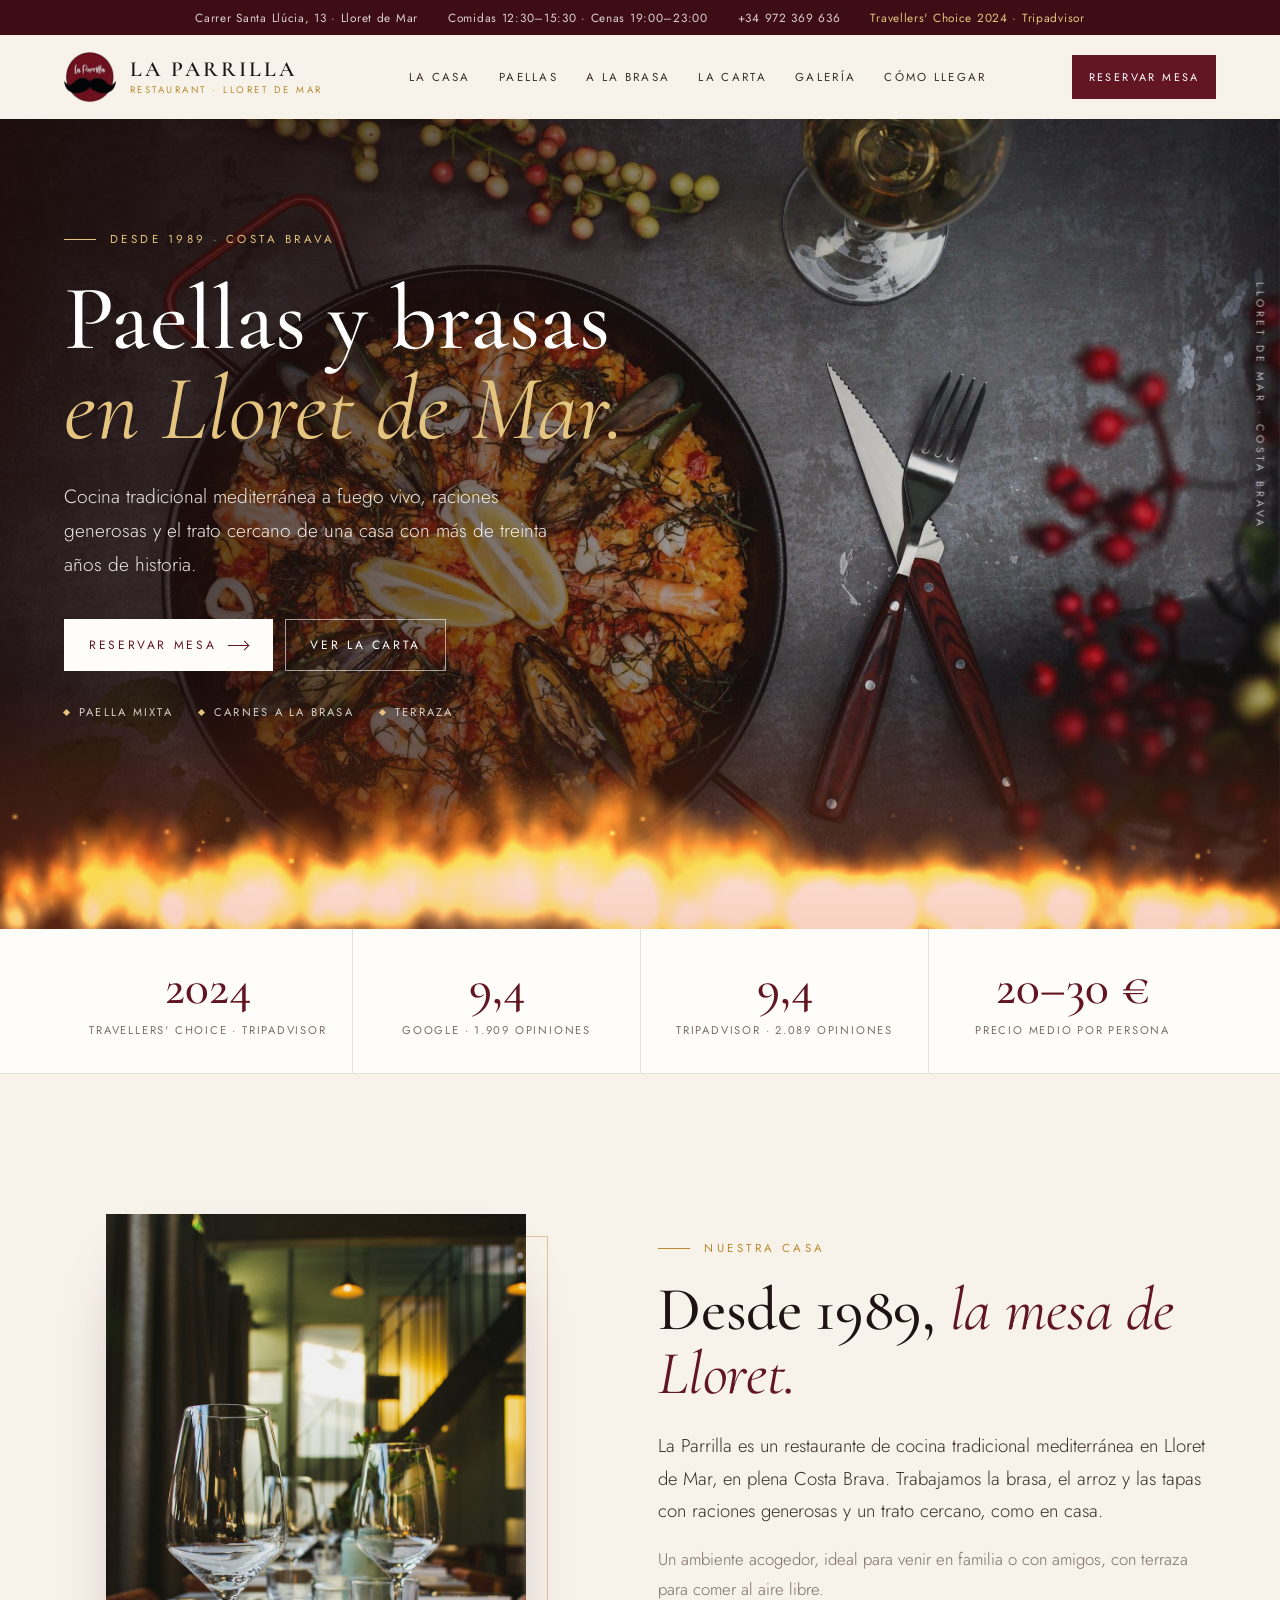
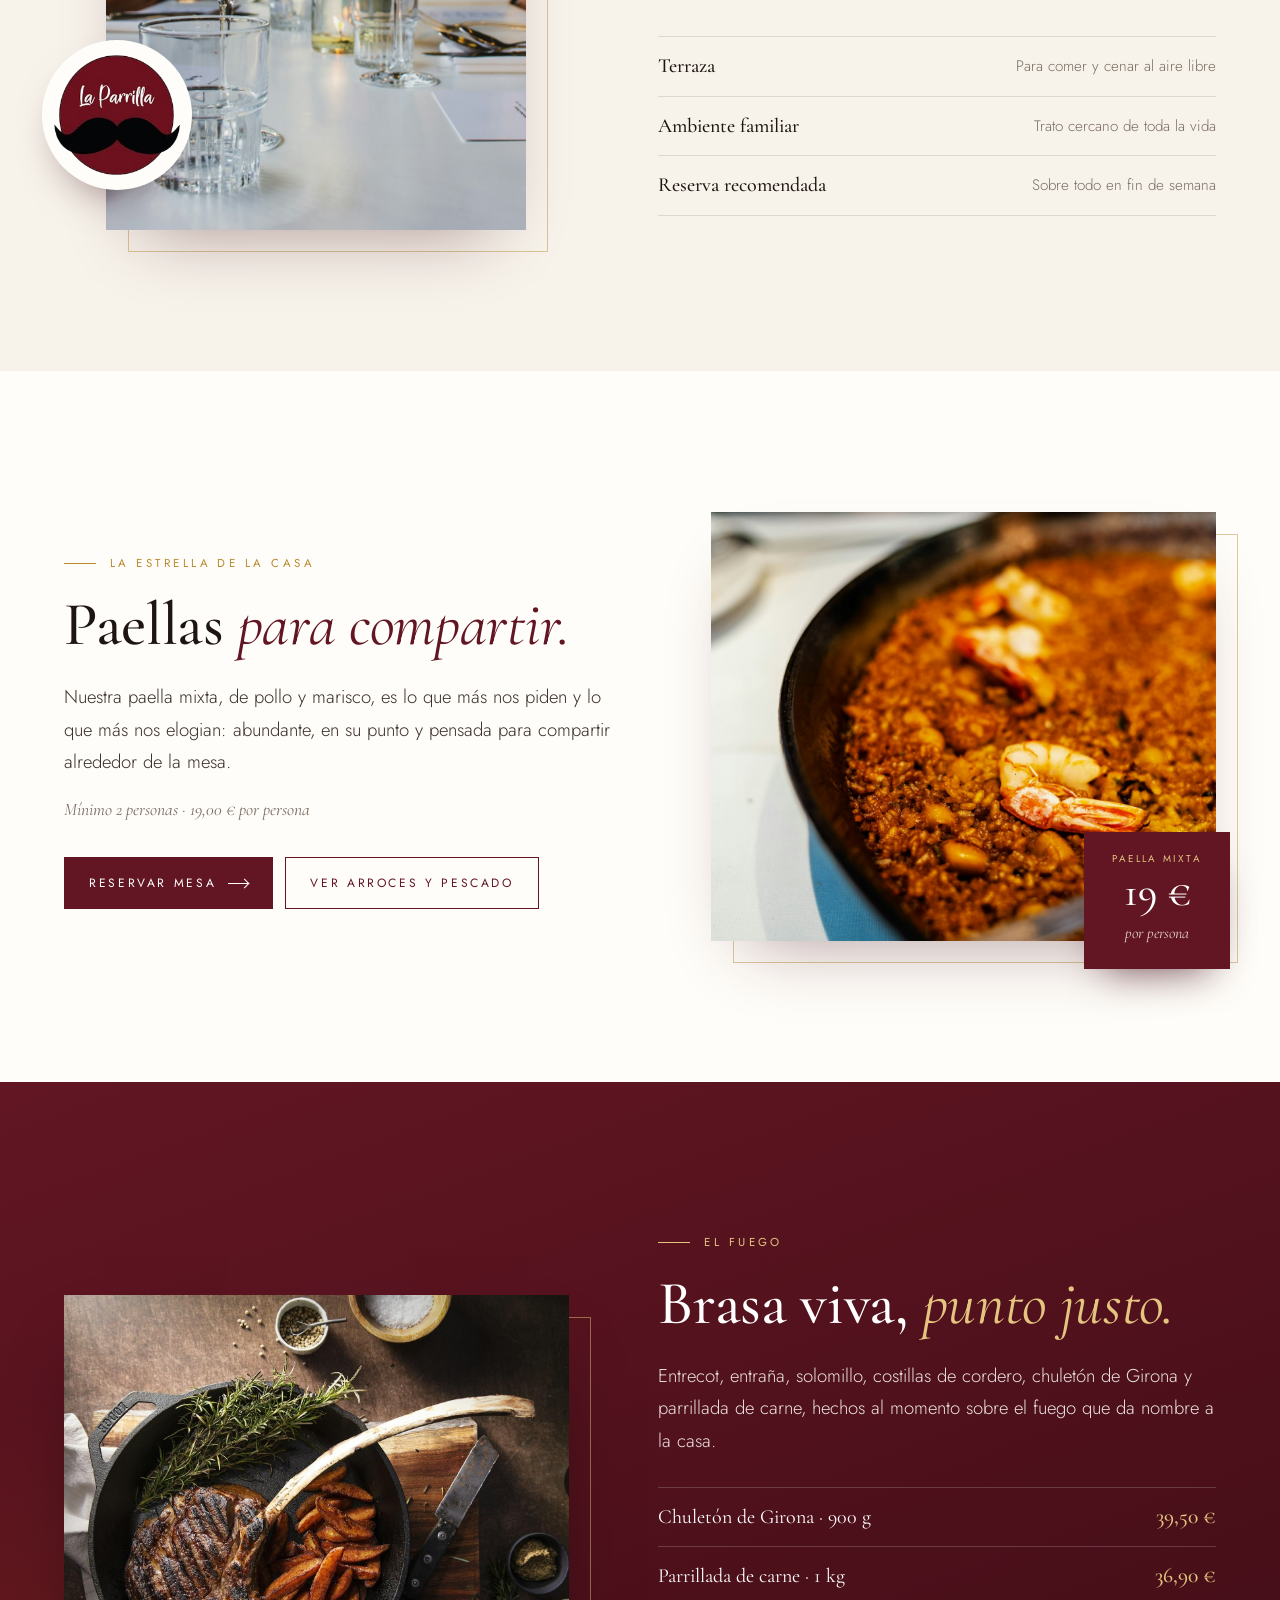
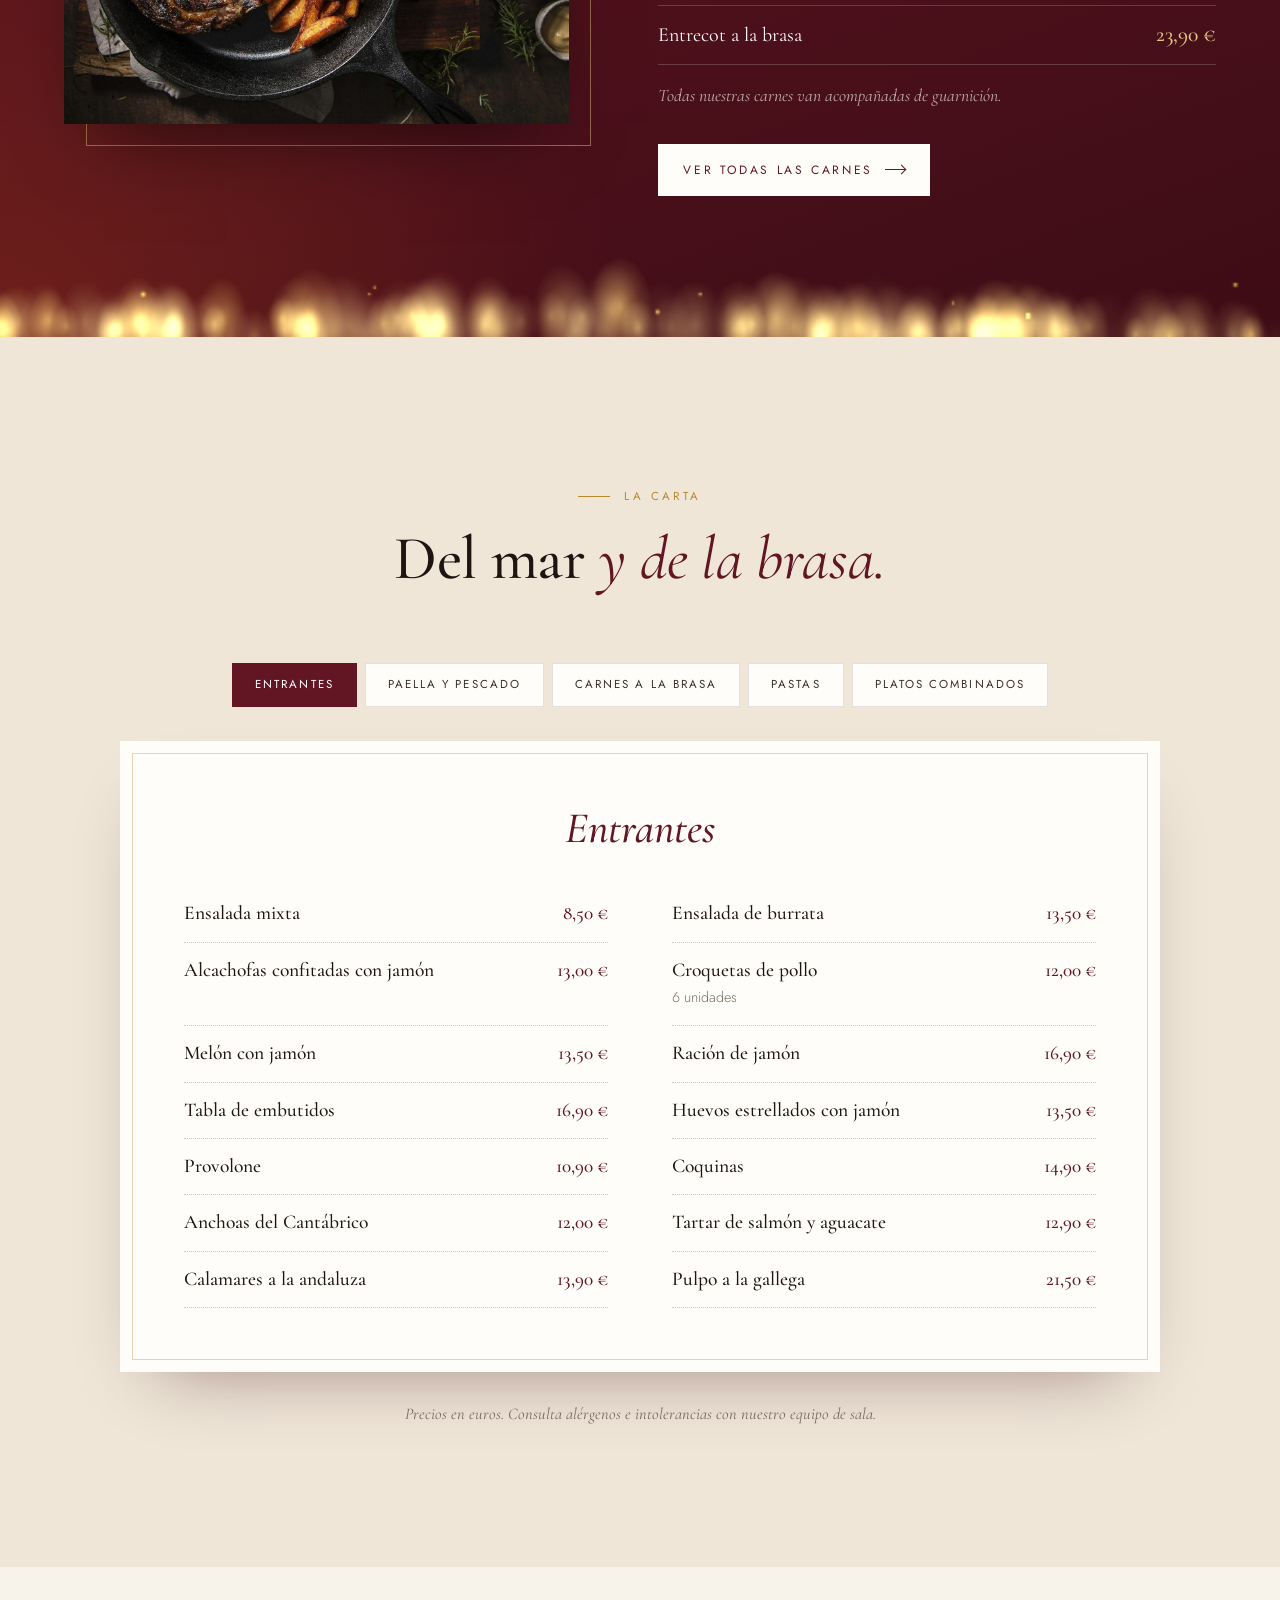
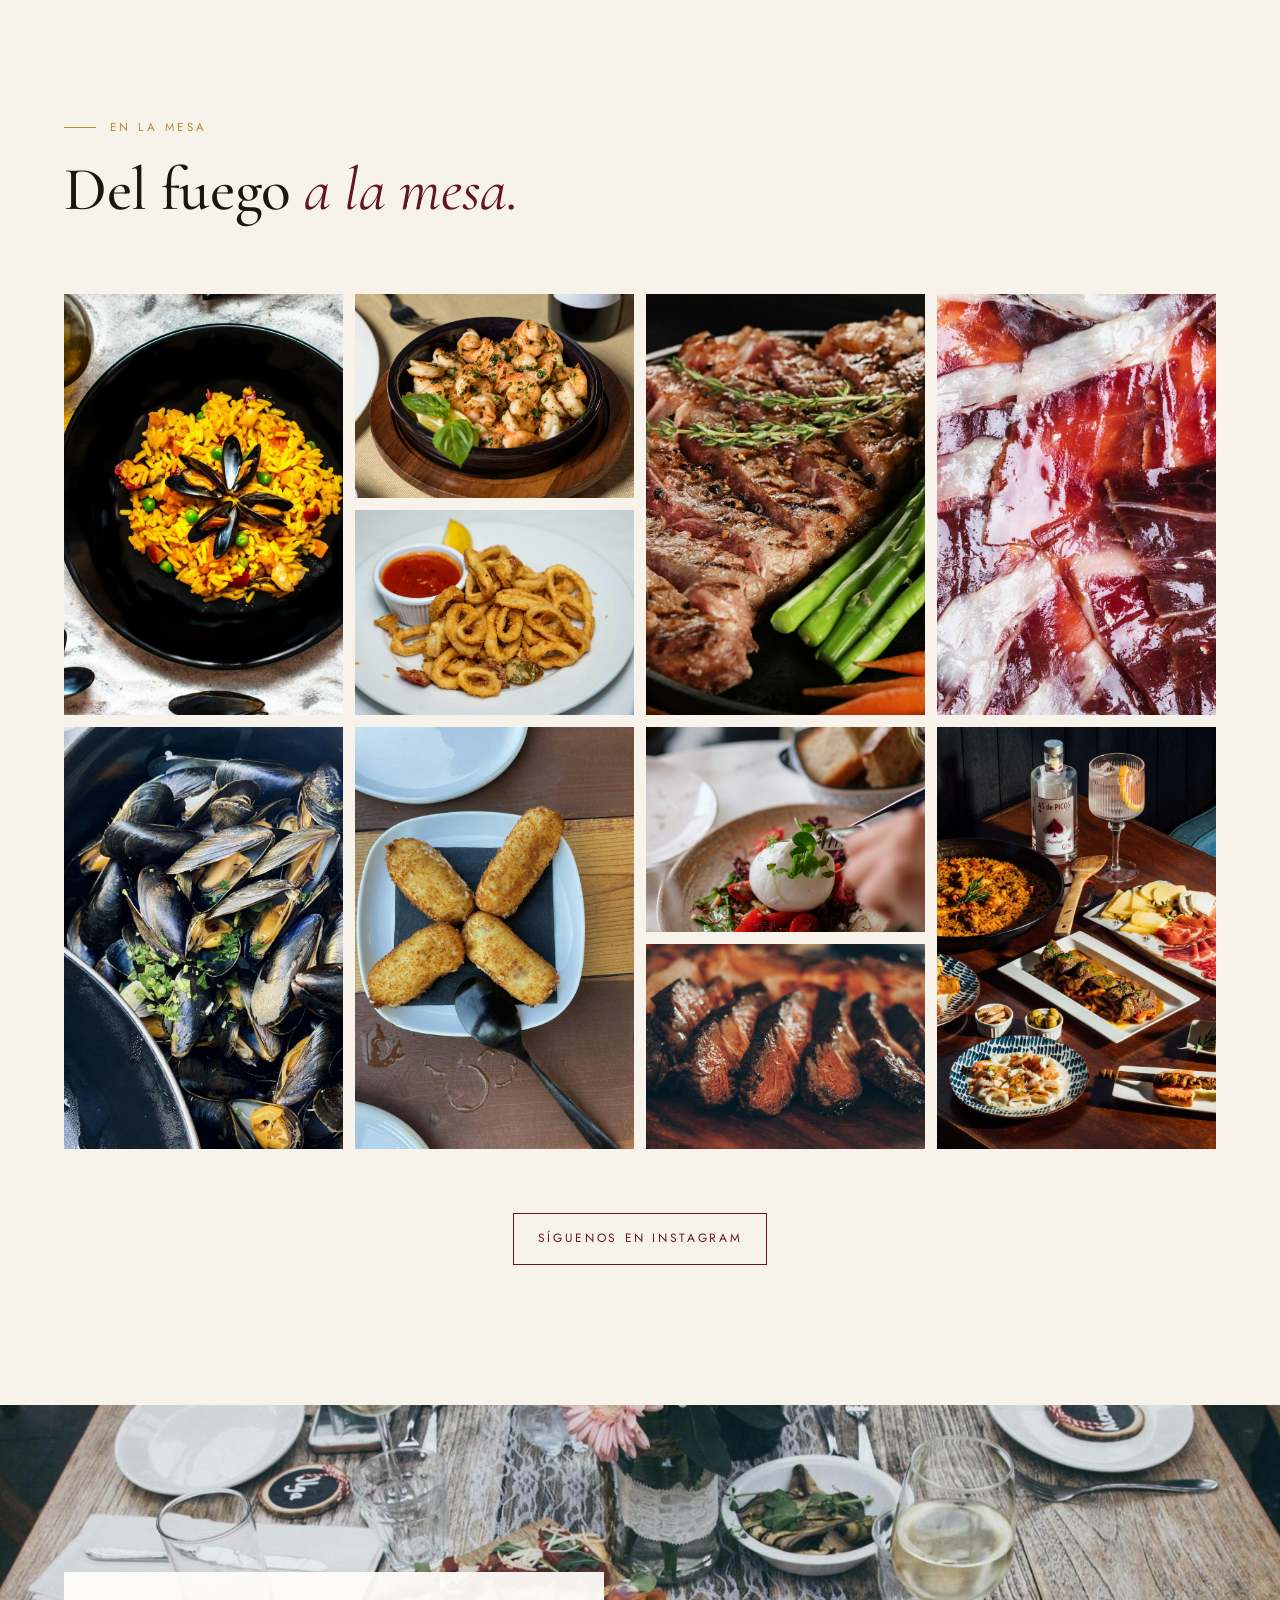
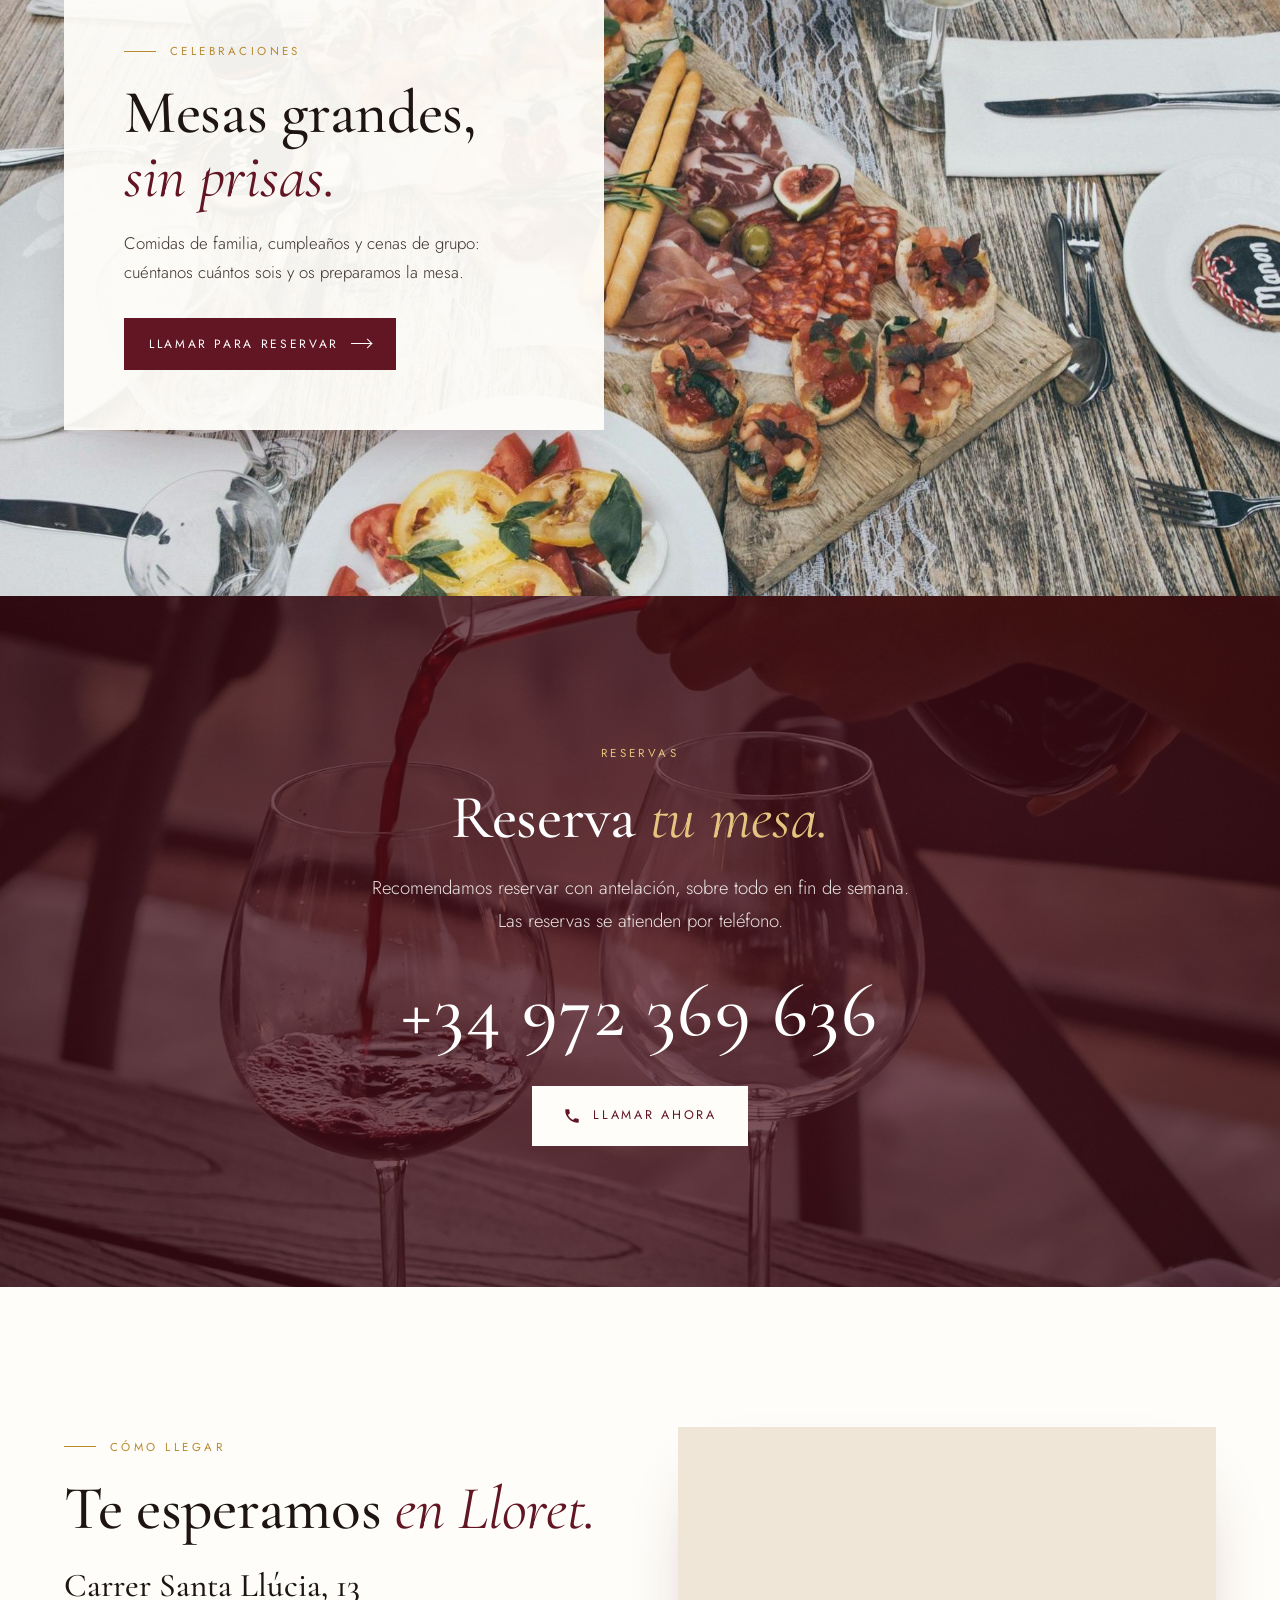
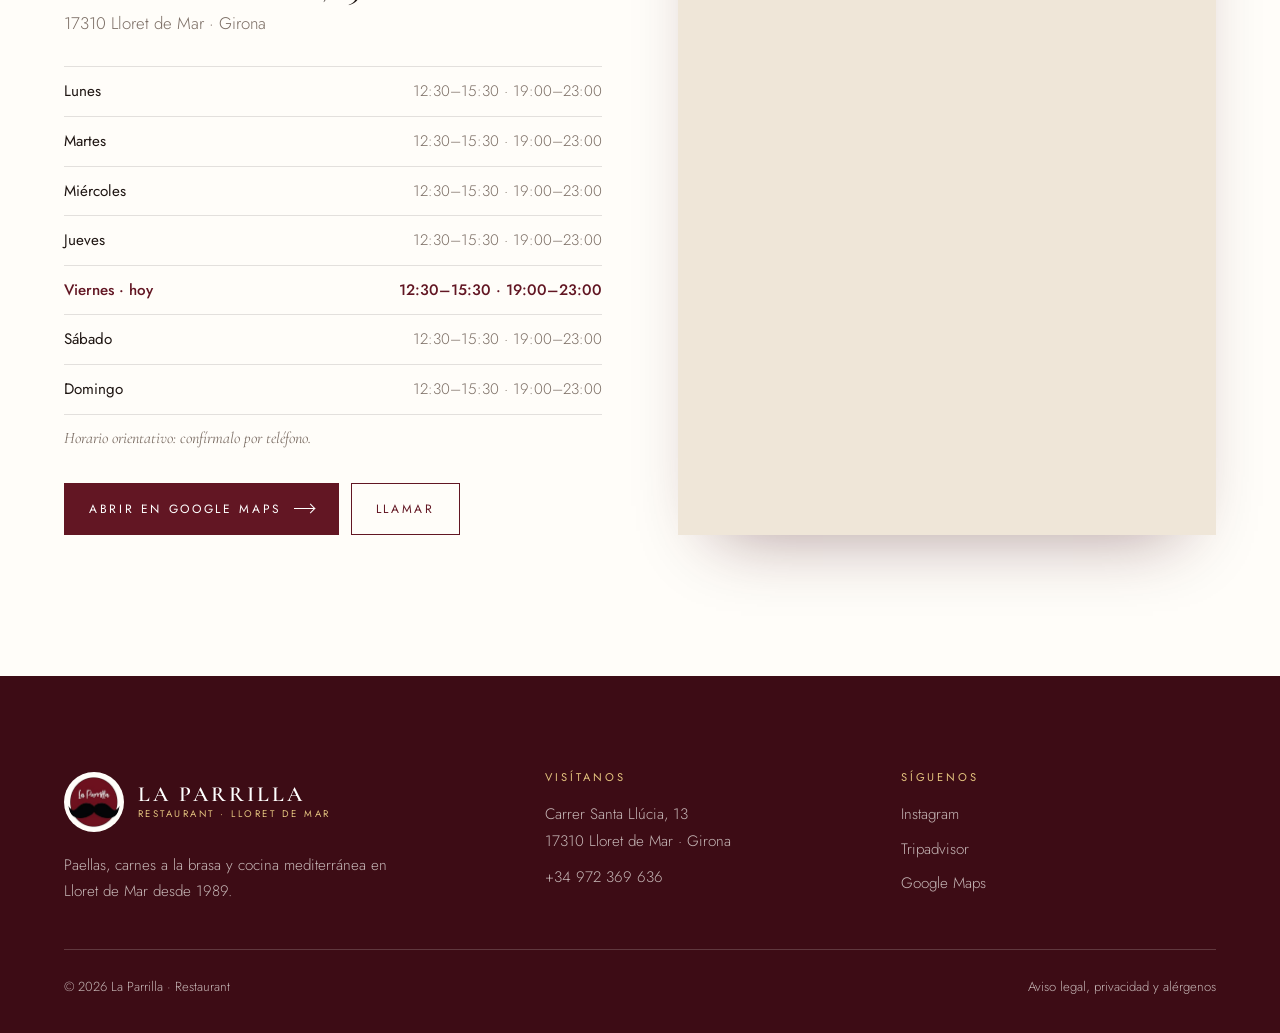
<file: index.html>
<!doctype html>
<html lang="es" class="no-js">
<head>
<meta charset="utf-8">
<meta name="viewport" content="width=device-width, initial-scale=1, viewport-fit=cover">
<title>La Parrilla Lloret | Paellas y carnes a la brasa en Lloret de Mar desde 1989</title>
<meta name="description" content="Restaurante La Parrilla en Lloret de Mar: paella mixta, carnes a la brasa, chuletón de Girona y cocina mediterránea desde 1989. Travellers' Choice 2024 de Tripadvisor. Reserva tu mesa: +34 972 369 636.">
<meta name="robots" content="index,follow">
<meta name="theme-color" content="#f7f2ea">
<link rel="canonical" href="https://durducco-source.github.io/la-parrilla-lloret/">
<link rel="icon" href="assets/logo.png" type="image/png">
<link rel="apple-touch-icon" href="assets/logo.png">
<meta property="og:type" content="restaurant">
<meta property="og:locale" content="es_ES">
<meta property="og:site_name" content="La Parrilla Lloret">
<meta property="og:title" content="La Parrilla · Paellas y brasas en Lloret de Mar desde 1989">
<meta property="og:description" content="Cocina mediterránea a fuego vivo. Paella mixta, carnes a la brasa y chuletón de Girona. Reserva: +34 972 369 636.">
<meta property="og:url" content="https://durducco-source.github.io/la-parrilla-lloret/">
<meta property="og:image" content="https://durducco-source.github.io/la-parrilla-lloret/assets/img/og-image.jpg">
<meta name="twitter:card" content="summary_large_image">
<meta name="geo.region" content="ES-GI">
<meta name="geo.placename" content="Lloret de Mar">
<link rel="preconnect" href="https://fonts.googleapis.com">
<link rel="preconnect" href="https://fonts.gstatic.com" crossorigin>
<link href="https://fonts.googleapis.com/css2?family=Cormorant+Garamond:ital,wght@0,400;0,500;0,600;1,400;1,500&family=Jost:wght@300;400;500&display=swap" rel="stylesheet">
<link rel="stylesheet" href="css/styles.css">
<script>document.documentElement.className = 'js';</script>
</head>
<body>
<a class="skip" href="#main">Saltar al contenido</a>

<div class="strip">
  <div class="container strip-inner">
    <span data-addr-line>Carrer Santa Llúcia, 13 · Lloret de Mar</span>
    <span class="hide-sm">Comidas 12:30–15:30 · Cenas 19:00–23:00</span>
    <a href="#" data-tel-link class="strip-tel" data-tel-text>+34 972 369 636</a>
    <a href="#" data-ta target="_blank" rel="noopener" class="strip-award hide-sm">Travellers' Choice 2024 · Tripadvisor</a>
  </div>
</div>

<header class="header">
  <div class="container header-inner">
    <a class="brand" href="#inicio" aria-label="La Parrilla · Inicio">
      <img class="brand-logo" src="assets/logo.png" alt="" width="52" height="52">
      <span class="brand-text"><b>La Parrilla</b><small>Restaurant · Lloret de Mar</small></span>
    </a>
    <nav class="nav" id="menu" aria-label="Principal">
      <a href="#casa">La casa</a>
      <a href="#paellas">Paellas</a>
      <a href="#brasa">A la brasa</a>
      <a href="#carta">La carta</a>
      <a href="#galeria">Galería</a>
      <a href="#ubicacion">Cómo llegar</a>
      <a class="btn btn--wine nav-cta" href="#" data-tel-link>Reservar mesa</a>
    </nav>
    <div class="header-actions">
      <a class="btn btn--wine btn--sm header-cta" href="#reservas">Reservar mesa</a>
      <button class="burger" type="button" aria-label="Abrir menú" aria-expanded="false" aria-controls="menu"><span></span><span></span></button>
    </div>
  </div>
</header>

<main id="main">

  <!-- ================================ HERO ================================ -->
  <section class="hero" id="inicio" aria-labelledby="hero-title">
    <picture class="hero-media">
      <source media="(max-width: 760px)" srcset="assets/img/hero-movil.jpg">
      <img src="assets/img/hero.jpg" alt="Paella de marisco con limón servida en la mesa" width="2200" height="1400" fetchpriority="high">
    </picture>
    <canvas class="fire fire--hero" data-fire="1" aria-hidden="true"></canvas>
    <div class="container hero-inner">
      <div class="hero-copy">
        <p class="eyebrow hero-in" style="--i:0">Desde 1989 · Costa Brava</p>
        <h1 id="hero-title" class="hero-in" style="--i:1">Paellas y brasas <em>en Lloret de Mar.</em></h1>
        <p class="hero-text hero-in" style="--i:2">Cocina tradicional mediterránea a fuego vivo, raciones generosas y el trato cercano de una casa con más de treinta años de historia.</p>
        <div class="hero-cta hero-in" style="--i:3">
          <a class="btn btn--light" href="#reservas">Reservar mesa <i class="arr" aria-hidden="true"></i></a>
          <a class="btn btn--ghost" href="#carta">Ver la carta</a>
        </div>
        <ul class="hero-tags hero-in" style="--i:4"><li>Paella mixta</li><li>Carnes a la brasa</li><li>Terraza</li></ul>
      </div>
    </div>
    <span class="hero-side" aria-hidden="true">Lloret de Mar · Costa Brava</span>
  </section>

  <!-- ============================ VALORACIONES ============================ -->
  <section class="ratings" aria-label="Valoraciones">
    <div class="container ratings-grid">
      <div class="rating reveal" style="--d:0s"><b>2024</b><span>Travellers' Choice · Tripadvisor</span></div>
      <div class="rating reveal" style="--d:.08s"><b>9,4</b><span>Google · 1.909 opiniones</span></div>
      <div class="rating reveal" style="--d:.16s"><b>9,4</b><span>Tripadvisor · 2.089 opiniones</span></div>
      <div class="rating reveal" style="--d:.24s"><b>20–30 €</b><span>Precio medio por persona</span></div>
    </div>
  </section>

  <!-- ============================== LA CASA ============================== -->
  <section class="section casa" id="casa" aria-labelledby="casa-title">
    <div class="container split">
      <div class="split-media reveal reveal--left">
        <div class="frame frame--tall"><img src="assets/img/casa.jpg" alt="Mesa preparada con copas y luz natural en el comedor" width="1000" height="1400" loading="lazy" decoding="async"></div>
        <div class="seal"><img src="assets/logo.png" alt="Logotipo de La Parrilla" width="120" height="120" loading="lazy"></div>
      </div>
      <div class="split-copy">
        <p class="eyebrow reveal">Nuestra casa</p>
        <h2 id="casa-title" class="title reveal">Desde 1989, <em>la mesa de Lloret.</em></h2>
        <p class="lead reveal">La Parrilla es un restaurante de cocina tradicional mediterránea en Lloret de Mar, en plena Costa Brava. Trabajamos la brasa, el arroz y las tapas con raciones generosas y un trato cercano, como en casa.</p>
        <p class="reveal">Un ambiente acogedor, ideal para venir en familia o con amigos, con terraza para comer al aire libre.</p>
        <ul class="features reveal">
          <li><b>Terraza</b><span>Para comer y cenar al aire libre</span></li>
          <li><b>Ambiente familiar</b><span>Trato cercano de toda la vida</span></li>
          <li><b>Reserva recomendada</b><span>Sobre todo en fin de semana</span></li>
        </ul>
      </div>
    </div>
  </section>

  <!-- ============================== PAELLAS ============================== -->
  <section class="section paellas" id="paellas" aria-labelledby="paellas-title">
    <div class="container split split--rev">
      <div class="split-media reveal">
        <div class="frame"><img src="assets/img/paella.jpg" alt="Paella de marisco recién hecha para compartir" width="1400" height="1100" loading="lazy" decoding="async"></div>
        <div class="price-tag"><small>Paella mixta</small><b>19 €</b><span>por persona</span></div>
      </div>
      <div class="split-copy">
        <p class="eyebrow reveal">La estrella de la casa</p>
        <h2 id="paellas-title" class="title reveal">Paellas <em>para compartir.</em></h2>
        <p class="lead reveal">Nuestra paella mixta, de pollo y marisco, es lo que más nos piden y lo que más nos elogian: abundante, en su punto y pensada para compartir alrededor de la mesa.</p>
        <p class="note reveal">Mínimo 2 personas · 19,00 € por persona</p>
        <div class="btns reveal">
          <a class="btn btn--wine" href="#reservas">Reservar mesa <i class="arr" aria-hidden="true"></i></a>
          <a class="btn btn--line" href="#carta" data-tab-go="pescado">Ver arroces y pescado</a>
        </div>
      </div>
    </div>
  </section>

  <!-- ============================== BRASA ============================== -->
  <section class="section brasa on-dark" id="brasa" aria-labelledby="brasa-title">
    <canvas class="fire fire--low" data-fire=".8" aria-hidden="true"></canvas>
    <div class="container split">
      <div class="split-media reveal reveal--left">
        <div class="frame frame--dark"><img src="assets/img/brasa.jpg" alt="Chuletón a la brasa con romero y patatas" width="1600" height="1300" loading="lazy" decoding="async"></div>
      </div>
      <div class="split-copy">
        <p class="eyebrow reveal">El fuego</p>
        <h2 id="brasa-title" class="title reveal">Brasa viva, <em>punto justo.</em></h2>
        <p class="lead reveal">Entrecot, entraña, solomillo, costillas de cordero, chuletón de Girona y parrillada de carne, hechos al momento sobre el fuego que da nombre a la casa.</p>
        <ul class="highlights reveal">
          <li><span>Chuletón de Girona · 900 g</span><b>39,50 €</b></li>
          <li><span>Parrillada de carne · 1 kg</span><b>36,90 €</b></li>
          <li><span>Entrecot a la brasa</span><b>23,90 €</b></li>
        </ul>
        <p class="note reveal">Todas nuestras carnes van acompañadas de guarnición.</p>
        <div class="btns reveal"><a class="btn btn--light" href="#carta" data-tab-go="carnes">Ver todas las carnes <i class="arr" aria-hidden="true"></i></a></div>
      </div>
    </div>
  </section>

  <!-- ============================== CARTA ============================== -->
  <section class="section carta" id="carta" aria-labelledby="carta-title">
    <div class="container">
      <div class="section-head section-head--center reveal">
        <p class="eyebrow">La carta</p>
        <h2 id="carta-title" class="title">Del mar <em>y de la brasa.</em></h2>
      </div>
      <div class="tabs reveal" role="tablist" aria-label="Secciones de la carta" data-tabs></div>
      <div class="menu-card reveal" data-menu></div>
      <p class="menu-note reveal" data-menu-note></p>
    </div>
  </section>

  <!-- ============================== GALERÍA ============================== -->
  <section class="section gallery" id="galeria" aria-labelledby="gal-title">
    <div class="container">
      <div class="section-head reveal">
        <p class="eyebrow">En la mesa</p>
        <h2 id="gal-title" class="title">Del fuego <em>a la mesa.</em></h2>
      </div>
      <div class="gal-grid" data-gallery></div>
      <div class="center reveal"><a class="btn btn--line" href="#" data-ig target="_blank" rel="noopener">Síguenos en Instagram</a></div>
    </div>
  </section>

  <!-- ============================ CELEBRACIONES ============================ -->
  <section class="celebra" aria-labelledby="celebra-title">
    <img class="celebra-bg" src="assets/img/celebraciones.jpg" alt="" width="1600" height="1100" loading="lazy" decoding="async">
    <div class="container">
      <div class="celebra-card reveal">
        <p class="eyebrow">Celebraciones</p>
        <h2 id="celebra-title" class="title">Mesas grandes, <em>sin prisas.</em></h2>
        <p>Comidas de familia, cumpleaños y cenas de grupo: cuéntanos cuántos sois y os preparamos la mesa.</p>
        <a class="btn btn--wine" href="#" data-tel-link>Llamar para reservar <i class="arr" aria-hidden="true"></i></a>
      </div>
    </div>
  </section>

  <!-- ============================== RESERVAS ============================== -->
  <section class="section reservas on-dark" id="reservas" aria-labelledby="res-title">
    <img class="reservas-bg" src="assets/img/reservas.jpg" alt="" width="1600" height="1100" loading="lazy" decoding="async">
    <div class="container reservas-inner reveal">
      <p class="eyebrow">Reservas</p>
      <h2 id="res-title" class="title">Reserva <em>tu mesa.</em></h2>
      <p class="lead">Recomendamos reservar con antelación, sobre todo en fin de semana. Las reservas se atienden por teléfono.</p>
      <a class="big-tel" href="#" data-tel-link data-tel-text>+34 972 369 636</a>
      <div class="btns btns--center">
        <a class="btn btn--light btn--lg" href="#" data-tel-link><svg class="ico" viewBox="0 0 24 24" aria-hidden="true"><path d="M6.6 10.8a15.1 15.1 0 0 0 6.6 6.6l2.2-2.2a1 1 0 0 1 1-.25 11.4 11.4 0 0 0 3.6.57 1 1 0 0 1 1 1V20a1 1 0 0 1-1 1A17 17 0 0 1 3 4a1 1 0 0 1 1-1h3.5a1 1 0 0 1 1 1c0 1.25.2 2.45.57 3.57a1 1 0 0 1-.25 1z"/></svg>Llamar ahora</a>
        <a class="btn btn--ghost btn--lg" href="#" data-wa target="_blank" rel="noopener" hidden>WhatsApp</a>
      </div>
    </div>
  </section>

  <!-- ============================== UBICACIÓN ============================== -->
  <section class="section ubicacion" id="ubicacion" aria-labelledby="ubi-title">
    <div class="container ubi-grid">
      <div class="ubi-info reveal reveal--left">
        <p class="eyebrow">Cómo llegar</p>
        <h2 id="ubi-title" class="title">Te esperamos <em>en Lloret.</em></h2>
        <address><strong data-addr>Carrer Santa Llúcia, 13</strong><span data-city>17310 Lloret de Mar · Girona</span></address>
        <div class="hours" data-hours></div>
        <p class="hours-note" data-hours-note></p>
        <div class="btns">
          <a class="btn btn--wine" href="#" data-map target="_blank" rel="noopener">Abrir en Google Maps <i class="arr" aria-hidden="true"></i></a>
          <a class="btn btn--line" href="#" data-tel-link>Llamar</a>
        </div>
      </div>
      <div class="ubi-map reveal">
        <iframe title="Mapa de La Parrilla en Lloret de Mar" data-map-embed loading="lazy" referrerpolicy="no-referrer-when-downgrade"></iframe>
      </div>
    </div>
  </section>

</main>

<footer class="footer">
  <div class="container">
    <div class="footer-grid">
      <div class="footer-brand">
        <a class="brand brand--footer" href="#inicio"><img class="brand-logo" src="assets/logo.png" alt="" width="60" height="60" loading="lazy"><span class="brand-text"><b>La Parrilla</b><small>Restaurant · Lloret de Mar</small></span></a>
        <p>Paellas, carnes a la brasa y cocina mediterránea en Lloret de Mar desde 1989.</p>
      </div>
      <div>
        <h3>Visítanos</h3>
        <p><span data-addr>Carrer Santa Llúcia, 13</span><br><span data-city>17310 Lloret de Mar · Girona</span></p>
        <p><a href="#" data-tel-link data-tel-text>+34 972 369 636</a></p>
      </div>
      <div>
        <h3>Síguenos</h3>
        <ul class="footer-links">
          <li><a href="#" data-ig target="_blank" rel="noopener">Instagram</a></li>
          <li><a href="#" data-ta target="_blank" rel="noopener">Tripadvisor</a></li>
          <li><a href="#" data-map target="_blank" rel="noopener">Google Maps</a></li>
        </ul>
      </div>
    </div>
    <div class="footer-bottom">
      <span>© <span data-year>2026</span> La Parrilla · Restaurant</span>
      <a href="legal.html">Aviso legal, privacidad y alérgenos</a>
    </div>
  </div>
</footer>

<div class="mbar" data-mbar>
  <a class="btn btn--wine btn--sm" href="#" data-tel-link>Llamar para reservar</a>
  <a class="btn btn--line btn--sm" href="#carta">La carta</a>
</div>

<script src="js/config.js"></script>
<script src="js/data.js"></script>
<script src="js/main.js" defer></script>
</body>
</html>
</file>
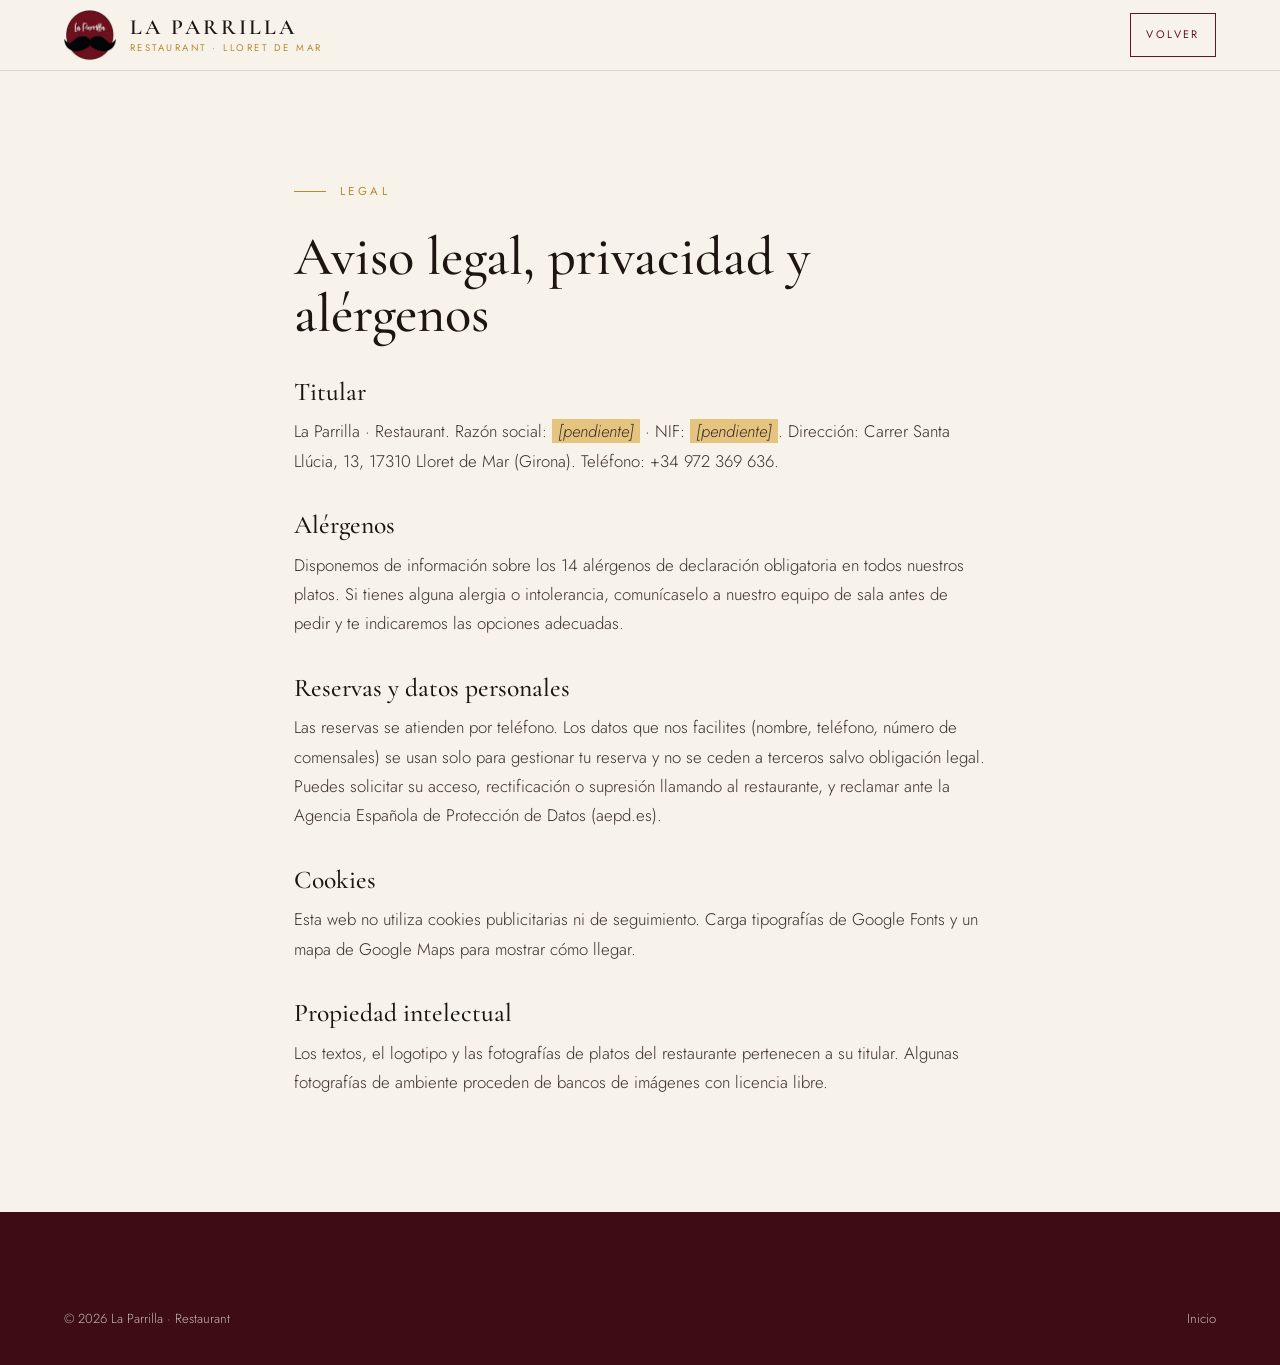
<file: legal.html>
<!doctype html>
<html lang="es">
<head>
<meta charset="utf-8">
<meta name="viewport" content="width=device-width, initial-scale=1, viewport-fit=cover">
<title>Aviso legal, privacidad y alérgenos | La Parrilla Lloret</title>
<meta name="robots" content="noindex,follow">
<meta name="theme-color" content="#f7f2ea">
<link rel="icon" href="assets/logo.png" type="image/png">
<link rel="preconnect" href="https://fonts.googleapis.com">
<link rel="preconnect" href="https://fonts.gstatic.com" crossorigin>
<link href="https://fonts.googleapis.com/css2?family=Cormorant+Garamond:ital,wght@0,500;1,400&family=Jost:wght@300;400&display=swap" rel="stylesheet">
<link rel="stylesheet" href="css/styles.css">
</head>
<body>
<header class="header is-scrolled"><div class="container header-inner"><a class="brand" href="index.html"><img class="brand-logo" src="assets/logo.png" alt="" width="52" height="52"><span class="brand-text"><b>La Parrilla</b><small>Restaurant · Lloret de Mar</small></span></a><a class="btn btn--line btn--sm" href="index.html">Volver</a></div></header>

<main class="legal"><div class="container">
  <p class="eyebrow">Legal</p>
  <h1>Aviso legal, privacidad y alérgenos</h1>

  <h2>Titular</h2>
  <p>La Parrilla · Restaurant. Razón social: <span class="pending">[pendiente]</span> · NIF: <span class="pending">[pendiente]</span>. Dirección: Carrer Santa Llúcia, 13, 17310 Lloret de Mar (Girona). Teléfono: +34 972 369 636.</p>

  <h2>Alérgenos</h2>
  <p>Disponemos de información sobre los 14 alérgenos de declaración obligatoria en todos nuestros platos. Si tienes alguna alergia o intolerancia, comunícaselo a nuestro equipo de sala antes de pedir y te indicaremos las opciones adecuadas.</p>

  <h2>Reservas y datos personales</h2>
  <p>Las reservas se atienden por teléfono. Los datos que nos facilites (nombre, teléfono, número de comensales) se usan solo para gestionar tu reserva y no se ceden a terceros salvo obligación legal. Puedes solicitar su acceso, rectificación o supresión llamando al restaurante, y reclamar ante la Agencia Española de Protección de Datos (aepd.es).</p>

  <h2>Cookies</h2>
  <p>Esta web no utiliza cookies publicitarias ni de seguimiento. Carga tipografías de Google Fonts y un mapa de Google Maps para mostrar cómo llegar.</p>

  <h2>Propiedad intelectual</h2>
  <p>Los textos, el logotipo y las fotografías de platos del restaurante pertenecen a su titular. Algunas fotografías de ambiente proceden de bancos de imágenes con licencia libre.</p>
</div></main>

<footer class="footer"><div class="container"><div class="footer-bottom" style="border:0;padding-top:0"><span>© 2026 La Parrilla · Restaurant</span><a href="index.html">Inicio</a></div></div></footer>
</body>
</html>
</file>
<file: css/styles.css>
/* ==========================================================================
   LA PARRILLA · ESTILOS
   Mediterráneo premium: crema luminosa, vino de la marca y detalles dorados.
   ========================================================================== */

:root {
  /* ---------- COLORES ---------- */
  --cream:     #f7f2ea;   /* fondo principal */
  --cream-2:   #efe6d8;   /* secciones alternas */
  --white:     #fffdf9;
  --wine:      #621623;   /* color de la marca */
  --wine-dk:   #3d0c15;
  --wine-lt:   #8a2c3b;
  --gold:      #b8892f;   /* detalle dorado */
  --gold-lt:   #e4c47f;
  --ink:       #1e1512;   /* títulos */
  --text:      #3b2f29;   /* texto */
  --muted:     #7b6d64;   /* texto secundario */
  --line:      rgba(30, 21, 18, .12);
  --line-lt:   rgba(255, 253, 249, .18);
  --shadow:    0 34px 70px -38px rgba(61, 12, 21, .45);

  /* ---------- TIPOGRAFÍAS ---------- */
  --serif: "Cormorant Garamond", Georgia, "Times New Roman", serif;
  --sans:  "Jost", "Helvetica Neue", "Segoe UI", Arial, sans-serif;

  /* ---------- MEDIDAS ---------- */
  --gutter: clamp(20px, 5vw, 72px);
  --maxw: 1280px;
  --ease: cubic-bezier(.22, .61, .21, 1);
  --header-h: 84px;
}

/* ---------- Base ---------- */
*, *::before, *::after { box-sizing: border-box; }
html { scroll-behavior: smooth; -webkit-text-size-adjust: 100%; scroll-padding-top: 90px; }
body { margin: 0; background: var(--cream); color: var(--text); font: 300 1.05rem/1.75 var(--sans); overflow-x: hidden; -webkit-font-smoothing: antialiased; }
img, svg { display: block; max-width: 100%; }
img { height: auto; }
a { color: inherit; text-decoration: none; }
button { font: inherit; color: inherit; cursor: pointer; background: none; border: 0; padding: 0; }
h1, h2, h3 { margin: 0; font-family: var(--serif); font-weight: 500; color: var(--ink); line-height: 1.04; }
p { margin: 0; }
ul, ol { margin: 0; padding: 0; list-style: none; }
address { font-style: normal; }
::selection { background: var(--gold-lt); color: var(--ink); }
:focus-visible { outline: 2px solid var(--gold); outline-offset: 3px; }
[hidden] { display: none !important; }

.skip { position: absolute; left: -9999px; top: 12px; z-index: 100; background: var(--wine); color: #fff; padding: 10px 16px; }
.skip:focus { left: 12px; }
.container { width: 100%; max-width: calc(var(--maxw) + var(--gutter) * 2); margin: 0 auto; padding: 0 var(--gutter); }
.section { position: relative; padding: clamp(84px, 11vw, 150px) 0; }
.center { text-align: center; margin-top: clamp(40px, 5vw, 64px); }

.eyebrow { display: inline-flex; align-items: center; gap: 14px; font: 400 .72rem/1.3 var(--sans); letter-spacing: .3em; text-transform: uppercase; color: var(--gold); }
.eyebrow::before { content: ""; width: 32px; height: 1px; background: currentColor; flex: none; }
.title { margin-top: 20px; font-size: clamp(2.3rem, 4.8vw, 4.2rem); font-weight: 500; letter-spacing: -.005em; }
.title em { font-style: italic; font-weight: 400; color: var(--wine); }
.lead { font-size: clamp(1.08rem, 1.45vw, 1.24rem); color: var(--text); line-height: 1.75; }
.note { font: italic 400 1.1rem/1.5 var(--serif); color: var(--muted); }
.section-head { max-width: 760px; margin-bottom: clamp(44px, 6vw, 72px); }
.section-head--center { margin-inline: auto; text-align: center; }
.section-head--center .eyebrow { justify-content: center; }

/* ---------- Botones ---------- */
.btn {
  position: relative; display: inline-flex; align-items: center; justify-content: center; gap: 12px;
  min-height: 52px; padding: .95em 2em; font: 400 .75rem/1.2 var(--sans); letter-spacing: .22em; text-transform: uppercase; text-align: center;
  border: 1px solid transparent; overflow: hidden; isolation: isolate;
  transition: color .45s var(--ease), border-color .45s var(--ease), transform .3s var(--ease);
}
.btn::before { content: ""; position: absolute; inset: 0; z-index: -1; transform: scaleX(0); transform-origin: right; transition: transform .6s var(--ease); }
.btn:hover::before { transform: scaleX(1); transform-origin: left; }
.btn:active { transform: scale(.98); }
.btn--wine { background: var(--wine); color: #fff; }
.btn--wine::before { background: var(--wine-dk); }
.btn--light { background: var(--white); color: var(--wine); }
.btn--light::before { background: var(--gold-lt); }
.btn--line { border-color: var(--wine); color: var(--wine); }
.btn--line::before { background: var(--wine); }
.btn--line:hover { color: #fff; }
.btn--ghost { border-color: rgba(255, 253, 249, .6); color: #fff; }
.btn--ghost::before { background: rgba(255, 253, 249, .16); }
.btn--sm { min-height: 44px; padding: .75em 1.4em; font-size: .68rem; }
.btn--lg { min-height: 60px; padding: 1.1em 2.4em; font-size: .78rem; }
.arr { position: relative; width: 20px; height: 1px; background: currentColor; transition: width .45s var(--ease); flex: none; }
.arr::after { content: ""; position: absolute; right: 0; top: -3px; width: 7px; height: 7px; border-top: 1px solid currentColor; border-right: 1px solid currentColor; transform: rotate(45deg); }
.btn:hover .arr { width: 30px; }
.btns { display: flex; flex-wrap: wrap; gap: 12px; margin-top: 34px; }
.btns--center { justify-content: center; }
.ico { width: 18px; height: 18px; fill: currentColor; flex: none; }

/* ---------- Franja superior ---------- */
.strip { background: var(--wine-dk); color: rgba(255, 253, 249, .82); font: 400 .74rem/1.3 var(--sans); letter-spacing: .06em; }
.strip-inner { display: flex; flex-wrap: wrap; justify-content: center; gap: 6px 30px; padding-block: 10px; }
.strip a:hover { color: var(--gold-lt); }
.strip-award { color: var(--gold-lt); }

/* ---------- Cabecera ---------- */
.header { position: sticky; top: 0; z-index: 50; height: var(--header-h); background: rgba(247, 242, 234, .92); -webkit-backdrop-filter: blur(14px); backdrop-filter: blur(14px); transition: box-shadow .4s, height .4s var(--ease); }
.header.is-scrolled { box-shadow: 0 1px 0 var(--line); height: 70px; }
.header-inner { height: 100%; display: flex; align-items: center; justify-content: space-between; gap: 24px; }
.brand { display: flex; align-items: center; gap: 14px; }
.brand-logo { width: 52px; height: 52px; object-fit: contain; transition: transform .6s var(--ease); }
.brand:hover .brand-logo { transform: rotate(-8deg); }
.brand-text b { display: block; font: 600 1.35rem/1 var(--serif); letter-spacing: .14em; text-transform: uppercase; color: var(--ink); }
.brand-text small { display: block; margin-top: 5px; font: 400 .6rem/1 var(--sans); letter-spacing: .26em; text-transform: uppercase; color: var(--gold); }
.nav { display: flex; align-items: center; gap: clamp(18px, 2.2vw, 34px); }
.nav > a:not(.btn) { position: relative; font: 400 .72rem/1 var(--sans); letter-spacing: .2em; text-transform: uppercase; color: var(--text); padding: 8px 0; }
.nav > a:not(.btn)::after { content: ""; position: absolute; left: 0; bottom: 0; width: 100%; height: 1px; background: var(--wine); transform: scaleX(0); transform-origin: right; transition: transform .5s var(--ease); }
.nav > a:not(.btn):hover::after, .nav > a.is-active::after { transform: scaleX(1); transform-origin: left; }
.nav-cta { display: none; }
.header-actions { display: flex; align-items: center; gap: 10px; }
.burger { display: none; width: 44px; height: 44px; position: relative; z-index: 60; }
.burger span { position: absolute; left: 11px; right: 11px; height: 1px; background: var(--ink); transition: transform .5s var(--ease), top .5s var(--ease); }
.burger span:first-child { top: 18px; }
.burger span:last-child { top: 26px; }
.nav-open .burger span:first-child { top: 22px; transform: rotate(45deg); }
.nav-open .burger span:last-child { top: 22px; transform: rotate(-45deg); }
@media (max-width: 1180px) {
  .burger { display: block; }
  .header-cta { display: none; }
  .nav {
    position: fixed; inset: 0; z-index: 55; flex-direction: column; justify-content: center; gap: 24px; padding: 40px 24px;
    background: radial-gradient(90% 60% at 50% 15%, var(--white), var(--cream) 70%);
    opacity: 0; visibility: hidden; transition: opacity .5s var(--ease), visibility .5s;
  }
  .nav > a:not(.btn) { font: 500 2rem/1.1 var(--serif); letter-spacing: 0; text-transform: none; color: var(--ink); }
  .nav-cta { display: inline-flex; margin-top: 14px; }
  .nav-open .nav { opacity: 1; visibility: visible; }
  .nav-open .header { -webkit-backdrop-filter: none; backdrop-filter: none; background: var(--cream); }
  .nav-open { overflow: hidden; }
}
@media (max-width: 480px) { .brand-text small { display: none; } .brand-text b { font-size: 1.15rem; } .brand-logo { width: 44px; height: 44px; } }

/* ---------- Animaciones ---------- */
.js .reveal { opacity: 0; transform: translateY(30px); transition: opacity 1s var(--ease) var(--d, 0s), transform 1.1s var(--ease) var(--d, 0s); }
.js .reveal--left { transform: translateX(-36px); }
.js .reveal.is-in { opacity: 1; transform: none; }
.js .hero-in { opacity: 0; transform: translateY(26px); animation: heroIn 1.3s var(--ease) forwards; animation-delay: calc(.15s + var(--i, 0) * .14s); }
@keyframes heroIn { to { opacity: 1; transform: none; } }

/* ==========================================================================
   HERO
   ========================================================================== */
.hero { position: relative; min-height: min(90vh, 900px); display: flex; align-items: center; overflow: hidden; color: #fff; padding: 80px 0 190px; }
.hero-media { position: absolute; inset: 0; }
.hero-media img { width: 100%; height: 100%; object-fit: cover; object-position: 60% 55%; animation: kenburns 24s ease-out both; }
@keyframes kenburns { from { transform: scale(1.12); } to { transform: scale(1); } }
.hero::before { content: ""; position: absolute; inset: 0; z-index: 1; background: linear-gradient(90deg, rgba(30, 12, 10, .82) 0%, rgba(30, 12, 10, .55) 42%, rgba(30, 12, 10, .05) 78%), linear-gradient(0deg, rgba(30, 12, 10, .35), transparent 40%); }
.hero-inner { position: relative; z-index: 2; }
.hero-copy { max-width: 640px; }
.hero .eyebrow { color: var(--gold-lt); }
.hero h1 { margin-top: 24px; font-size: clamp(3rem, 7.2vw, 6.4rem); font-weight: 500; line-height: .98; color: #fff; }
.hero h1 em { display: block; font-style: italic; font-weight: 400; color: var(--gold-lt); }
.hero-text { margin-top: 26px; max-width: 500px; font-size: clamp(1.05rem, 1.5vw, 1.2rem); color: rgba(255, 253, 249, .9); }
.hero-cta { display: flex; flex-wrap: wrap; gap: 12px; margin-top: 38px; }
.hero-tags { display: flex; flex-wrap: wrap; gap: 8px 26px; margin-top: 36px; font: 400 .7rem/1 var(--sans); letter-spacing: .2em; text-transform: uppercase; color: rgba(255, 253, 249, .8); }
.hero-tags li { display: flex; align-items: center; gap: 10px; }
.hero-tags li::before { content: ""; width: 5px; height: 5px; transform: rotate(45deg); background: var(--gold-lt); }
.hero-side { position: absolute; right: 26px; bottom: 50%; z-index: 2; transform: translateY(50%) rotate(90deg); transform-origin: right bottom; font: 400 .66rem/1 var(--sans); letter-spacing: .34em; text-transform: uppercase; color: rgba(255, 253, 249, .7); white-space: nowrap; }
@media (max-width: 760px) {
  .hero { min-height: 0; padding: 110px 0 170px; align-items: flex-end; }
  .hero::before { background: linear-gradient(0deg, rgba(30, 12, 10, .9) 0%, rgba(30, 12, 10, .55) 55%, rgba(30, 12, 10, .2) 100%); }
  .hero-cta .btn { flex: 1 1 100%; }
  .hero-side { display: none; }
}

/* ---------- Valoraciones ---------- */
.ratings { background: var(--white); border-bottom: 1px solid var(--line); }
.ratings-grid { display: grid; grid-template-columns: repeat(4, 1fr); }
.rating { padding: 34px 16px; text-align: center; }
.rating + .rating { border-left: 1px solid var(--line); }
.rating b { display: block; font: 500 clamp(2.2rem, 4vw, 3.1rem)/1 var(--serif); color: var(--wine); }
.rating span { display: block; margin-top: 10px; font: 400 .7rem/1.4 var(--sans); letter-spacing: .16em; text-transform: uppercase; color: var(--muted); }
@media (max-width: 760px) {
  .ratings-grid { grid-template-columns: 1fr 1fr; }
  .rating { padding: 26px 10px; }
  .rating:nth-child(3) { border-left: 0; }
  .rating:nth-child(n + 3) { border-top: 1px solid var(--line); }
}

/* ==========================================================================
   SECCIONES PARTIDAS
   ========================================================================== */
.split { display: grid; grid-template-columns: .95fr 1.05fr; gap: clamp(48px, 7vw, 110px); align-items: center; }
.split--rev { grid-template-columns: 1.05fr .95fr; }
.split--rev .split-media { order: 2; }
.split-media { position: relative; }
.split-copy .lead { margin-top: 24px; }
.split-copy > p:not(.eyebrow):not(.lead):not(.note) { margin-top: 18px; color: var(--muted); }
.split-copy .note { margin-top: 18px; }
.frame { position: relative; overflow: hidden; box-shadow: var(--shadow); }
.frame img { width: 100%; height: 100%; object-fit: cover; aspect-ratio: 4 / 3.4; transition: transform 1.6s var(--ease); }
.split-media:hover .frame img { transform: scale(1.04); }
.frame--tall { max-width: 420px; margin-inline: auto; }
.frame--tall img { aspect-ratio: 3 / 4.4; }
.split-media::before { content: ""; position: absolute; inset: 22px -22px -22px 22px; border: 1px solid rgba(184, 137, 47, .45); z-index: -1; }
.split-media { isolation: isolate; }
.casa .split-media { max-width: 420px; width: 100%; margin-inline: auto; }
.seal { position: absolute; left: -64px; bottom: 40px; width: 150px; height: 150px; border-radius: 50%; background: var(--white); box-shadow: 0 20px 40px -20px rgba(61, 12, 21, .5); display: grid; place-items: center; text-align: center; }
.seal img { width: 84%; height: 84%; object-fit: contain; }
.seal span { position: relative; font: 400 .66rem/1.3 var(--sans); letter-spacing: .26em; text-transform: uppercase; color: var(--muted); }
.seal b { display: block; margin-top: 4px; font: italic 500 2.4rem/1 var(--serif); letter-spacing: 0; color: var(--wine); }
.features { margin-top: 32px; border-top: 1px solid var(--line); }
.features li { display: flex; justify-content: space-between; gap: 20px; padding: 16px 0; border-bottom: 1px solid var(--line); }
.features b { font: 500 1.25rem/1.3 var(--serif); color: var(--ink); }
.features span { color: var(--muted); font-size: .95rem; text-align: right; }
.price-tag { position: absolute; right: -14px; bottom: -28px; padding: 22px 28px; background: var(--wine); color: #fff; text-align: center; box-shadow: 0 20px 40px -20px rgba(61, 12, 21, .7); }
.price-tag small { display: block; font: 400 .62rem/1 var(--sans); letter-spacing: .24em; text-transform: uppercase; color: var(--gold-lt); }
.price-tag b { display: block; margin: 8px 0 4px; font: 500 2.6rem/1 var(--serif); }
.price-tag span { font: italic 400 1rem/1 var(--serif); color: rgba(255, 253, 249, .8); }
.paellas { background: var(--white); }
.casa { background: var(--cream); }
@media (max-width: 900px) {
  .split, .split--rev { grid-template-columns: 1fr; }
  .split--rev .split-media { order: 0; }
  .split-media { max-width: 560px; width: 100%; margin: 0 auto; }
  .seal { left: -20px; width: 124px; height: 124px; bottom: 24px; }
  .seal b { font-size: 2rem; }
}
@media (max-width: 520px) {
  .split-media::before { inset: 14px -10px -14px 14px; }
  .price-tag { right: -6px; bottom: -22px; padding: 16px 20px; }
  .price-tag b { font-size: 2.1rem; }
  .features li { flex-direction: column; gap: 2px; }
  .features span { text-align: left; }
  .btns .btn { flex: 1 1 100%; }
}

/* ---------- Brasa (sección oscura) ---------- */
.on-dark { color: rgba(255, 253, 249, .85); }
.on-dark .title { color: #fff; }
.on-dark .title em { color: var(--gold-lt); }
.on-dark .eyebrow { color: var(--gold-lt); }
.on-dark .lead { color: rgba(255, 253, 249, .88); }
.on-dark .note { color: rgba(255, 253, 249, .65); }
.brasa { background: radial-gradient(70% 90% at 0% 100%, rgba(232, 87, 28, .22), transparent 70%), linear-gradient(160deg, var(--wine) 0%, var(--wine-dk) 100%); overflow: hidden; }
.brasa .split-media::before { border-color: rgba(228, 196, 127, .5); }
.frame--dark { box-shadow: 0 40px 80px -40px rgba(0, 0, 0, .7); }
.highlights { margin-top: 30px; border-top: 1px solid var(--line-lt); }
.highlights li { display: flex; justify-content: space-between; align-items: baseline; gap: 20px; padding: 16px 0; border-bottom: 1px solid var(--line-lt); }
.highlights span { font: 400 1.25rem/1.3 var(--serif); color: #fff; }
.highlights b { font: 500 1.35rem/1 var(--serif); color: var(--gold-lt); white-space: nowrap; }

/* ==========================================================================
   CARTA
   ========================================================================== */
.carta { background: var(--cream-2); }
.tabs { display: flex; justify-content: center; flex-wrap: wrap; gap: 8px; margin-bottom: 34px; }
.tabs button { min-height: 44px; padding: 0 22px; border: 1px solid var(--line); background: var(--white); font: 400 .72rem/1 var(--sans); letter-spacing: .18em; text-transform: uppercase; color: var(--text); transition: background .35s, color .35s, border-color .35s; }
.tabs button:hover { border-color: var(--wine); color: var(--wine); }
.tabs button[aria-selected="true"] { background: var(--wine); border-color: var(--wine); color: #fff; }
.menu-card { position: relative; max-width: 1040px; margin: 0 auto; padding: clamp(32px, 5vw, 72px); background: var(--white); box-shadow: var(--shadow); }
.menu-card::before { content: ""; position: absolute; inset: 12px; border: 1px solid rgba(184, 137, 47, .35); pointer-events: none; }
.menu-panel { display: none; }
.menu-panel.is-active { display: block; animation: fade .6s var(--ease); }
@keyframes fade { from { opacity: 0; transform: translateY(8px); } to { opacity: 1; transform: none; } }
.menu-panel h3 { text-align: center; font: italic 500 clamp(2rem, 3.4vw, 2.8rem)/1.1 var(--serif); color: var(--wine); }
.menu-panel .menu-cat-note { margin: 8px auto 0; text-align: center; font: italic 400 1.05rem/1.4 var(--serif); color: var(--muted); }
.dishes { display: grid; grid-template-columns: 1fr 1fr; gap: 0 clamp(30px, 5vw, 70px); margin-top: 34px; }
.dish { display: grid; grid-template-columns: 1fr auto; align-items: baseline; gap: 2px 14px; padding: 15px 0; border-bottom: 1px dotted rgba(30, 21, 18, .22); }
.dish-name { font: 500 1.22rem/1.3 var(--serif); color: var(--ink); }
.dish-price { font: 500 1.2rem/1.3 var(--serif); color: var(--wine); white-space: nowrap; }
.dish-desc { grid-column: 1 / -1; font-size: .9rem; color: var(--muted); }
.menu-note { margin-top: 30px; text-align: center; font: italic 400 1.02rem/1.5 var(--serif); color: var(--muted); }
@media (max-width: 760px) {
  .tabs { justify-content: flex-start; flex-wrap: nowrap; overflow-x: auto; margin-inline: calc(var(--gutter) * -1); padding: 0 var(--gutter) 6px; scrollbar-width: none; }
  .tabs::-webkit-scrollbar { display: none; }
  .tabs button { flex: none; }
  .dishes { grid-template-columns: 1fr; }
  .menu-card { padding: 34px 22px; }
  .menu-card::before { inset: 8px; }
}

/* ==========================================================================
   GALERÍA
   ========================================================================== */
.gallery { background: var(--cream); }
.gal-grid { display: grid; grid-template-columns: repeat(4, 1fr); grid-auto-rows: clamp(150px, 16vw, 220px); grid-auto-flow: row dense; gap: 12px; }
.gal { position: relative; margin: 0; overflow: hidden; background: var(--cream-2); }
.gal--alta { grid-row: span 2; }
.gal img { width: 100%; height: 100%; object-fit: cover; transition: transform 1.4s var(--ease); }
.gal:hover img { transform: scale(1.06); }
.gal::after { content: ""; position: absolute; inset: 0; background: linear-gradient(180deg, transparent 60%, rgba(61, 12, 21, .35)); opacity: 0; transition: opacity .6s; }
.gal:hover::after { opacity: 1; }
@media (max-width: 900px) {
  .gal-grid { display: block; columns: 2; column-gap: 10px; }
  .gal { margin-bottom: 10px; break-inside: avoid; }
  .gal img { height: auto; }
  .gal--alta img { aspect-ratio: 3 / 4; }
  .gal--cuadrada img { aspect-ratio: 1; }
}

/* ==========================================================================
   CELEBRACIONES
   ========================================================================== */
.celebra { position: relative; overflow: hidden; padding: clamp(100px, 13vw, 180px) 0; }
.celebra-bg { position: absolute; inset: 0; width: 100%; height: 100%; object-fit: cover; }
.celebra .container { position: relative; }
.celebra-card { max-width: 540px; padding: clamp(34px, 5vw, 60px); background: rgba(255, 253, 249, .94); box-shadow: var(--shadow); }
.celebra-card > p:not(.eyebrow) { margin: 20px 0 30px; }
@media (max-width: 520px) { .celebra-card .btn { width: 100%; } }

/* ==========================================================================
   RESERVAS
   ========================================================================== */
.reservas { position: relative; overflow: hidden; text-align: center; background: var(--wine-dk); }
.reservas-bg { position: absolute; inset: 0; width: 100%; height: 100%; object-fit: cover; opacity: .28; }
.reservas::before { content: ""; position: absolute; inset: 0; background: radial-gradient(60% 80% at 50% 50%, rgba(98, 22, 35, .55), rgba(61, 12, 21, .92)); }
.reservas-inner { position: relative; max-width: 820px; }
.reservas .eyebrow { justify-content: center; }
.reservas .eyebrow::before { display: none; }
.reservas .lead { margin: 22px auto 0; max-width: 540px; }
.big-tel { display: inline-block; margin-top: 34px; font: 500 clamp(2.4rem, 7vw, 4.8rem)/1.05 var(--serif); color: #fff; letter-spacing: .02em; transition: color .3s; }
.big-tel:hover { color: var(--gold-lt); }

/* ==========================================================================
   UBICACIÓN
   ========================================================================== */
.ubicacion { background: var(--white); }
.ubi-grid { display: grid; grid-template-columns: 1fr 1fr; gap: clamp(40px, 6vw, 96px); align-items: stretch; }
.ubi-info address { margin-top: 26px; display: grid; gap: 4px; }
.ubi-info address strong { font: 500 clamp(1.7rem, 2.6vw, 2.2rem)/1.15 var(--serif); color: var(--ink); }
.ubi-info address span { color: var(--muted); }
.hours { margin-top: 28px; border-top: 1px solid var(--line); }
.hours div { display: flex; justify-content: space-between; gap: 16px; padding: 11px 0; border-bottom: 1px solid var(--line); font-size: .95rem; }
.hours div span:first-child { font-weight: 400; color: var(--ink); }
.hours div span:last-child { color: var(--muted); text-align: right; }
.hours div.is-today span { color: var(--wine); font-weight: 500; }
.hours-note { margin-top: 12px; font: italic 400 1rem/1.4 var(--serif); color: var(--muted); }
.ubi-map { min-height: 420px; box-shadow: var(--shadow); background: var(--cream-2); }
.ubi-map iframe { width: 100%; height: 100%; min-height: 420px; border: 0; display: block; filter: saturate(.85); }
@media (max-width: 900px) { .ubi-grid { grid-template-columns: 1fr; } .ubi-map, .ubi-map iframe { min-height: 320px; } }

/* ==========================================================================
   FOOTER
   ========================================================================== */
.footer { background: var(--wine-dk); color: rgba(255, 253, 249, .7); padding: clamp(64px, 8vw, 96px) 0 34px; }
.footer-grid { display: grid; grid-template-columns: 1.4fr 1fr 1fr; gap: 40px; padding-bottom: 44px; border-bottom: 1px solid var(--line-lt); }
.brand--footer .brand-logo { width: 60px; height: 60px; background: var(--white); border-radius: 50%; padding: 4px; }
.brand--footer .brand-text b { color: #fff; }
.brand--footer .brand-text small { color: var(--gold-lt); }
.footer-brand p { margin-top: 20px; max-width: 340px; font-size: .95rem; }
.footer h3 { font: 400 .7rem/1 var(--sans); letter-spacing: .26em; text-transform: uppercase; color: var(--gold-lt); margin-bottom: 18px; }
.footer p { font-size: .95rem; }
.footer p + p { margin-top: 10px; }
.footer a:hover { color: var(--gold-lt); }
.footer-links { display: grid; gap: 8px; font-size: .95rem; }
.footer-bottom { display: flex; flex-wrap: wrap; justify-content: space-between; gap: 10px 28px; padding-top: 26px; font-size: .82rem; }
@media (max-width: 760px) { .footer-grid { grid-template-columns: 1fr; } }

/* ---------- Barra fija en móvil ---------- */
.mbar { display: none; }
@media (max-width: 760px) {
  .mbar { position: fixed; left: 10px; right: 10px; bottom: calc(10px + env(safe-area-inset-bottom)); z-index: 45; display: grid; grid-template-columns: 1.4fr 1fr; gap: 8px; padding: 8px; background: rgba(255, 253, 249, .96); -webkit-backdrop-filter: blur(12px); backdrop-filter: blur(12px); box-shadow: 0 16px 40px -18px rgba(61, 12, 21, .5); border: 1px solid var(--line); transform: translateY(150%); transition: transform .5s var(--ease); }
  .mbar.is-on { transform: none; }
  .footer { padding-bottom: 110px; }
  .hide-sm { display: none; }
  .strip-inner { gap: 4px 18px; font-size: .68rem; }
}

/* ---------- Página legal ---------- */
.legal { padding: clamp(60px, 8vw, 110px) 0; }
.legal .container { max-width: 820px; }
.legal h1 { font-size: clamp(2.3rem, 5vw, 3.4rem); margin: 18px 0 30px; }
.legal h2 { font-size: 1.6rem; margin: 36px 0 12px; }
.legal p { margin-bottom: 12px; }
.pending { background: var(--gold-lt); padding: 0 6px; font-style: italic; }

/* ---------- Movimiento reducido ---------- */
@media (prefers-reduced-motion: reduce) {
  *, *::before, *::after { animation-duration: .01ms !important; animation-iteration-count: 1 !important; transition-duration: .01ms !important; scroll-behavior: auto !important; }
  .js .reveal, .js .hero-in { opacity: 1; transform: none; }
}

/* ---------- Fuego animado ---------- */
.fire { position: absolute; left: 0; right: 0; bottom: 0; width: 100%; pointer-events: none; }
.fire--hero { z-index: 1; height: 72%; }
.fire--low { z-index: 0; height: 360px; }
.brasa .container { position: relative; z-index: 1; }
.hero::after { content: ""; position: absolute; left: 0; right: 0; bottom: 0; height: 30%; z-index: 1; pointer-events: none; background: linear-gradient(0deg, rgba(232, 87, 28, .28), transparent); }
@media (prefers-reduced-motion: reduce) { .fire { opacity: .6; } }
</file>
